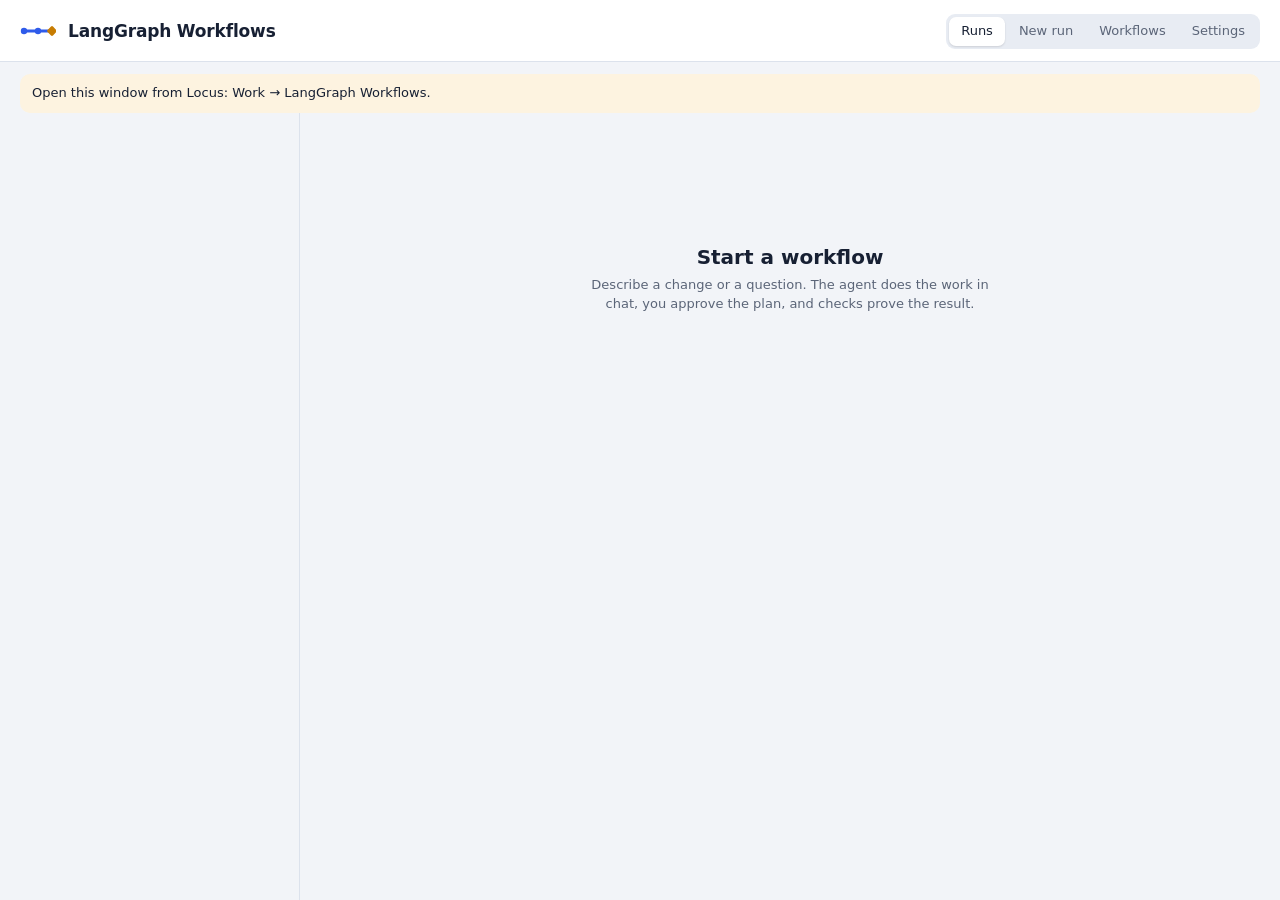
<file: plugin/ui/index.html>
<!doctype html>
<html lang="en">
<head>
<meta charset="utf-8">
<meta name="viewport" content="width=device-width, initial-scale=1">
<title>LangGraph Workflows</title>
<link rel="stylesheet" href="app.css">
</head>
<body>
<header class="bar">
  <div class="brand">
    <svg class="mark" viewBox="0 0 36 20" aria-hidden="true">
      <path d="M3 10h30" class="mark-line"/>
      <circle cx="4" cy="10" r="3.2" class="mark-done"/>
      <circle cx="18" cy="10" r="3.2" class="mark-done"/>
      <rect x="28.2" y="6.2" width="7.6" height="7.6" rx="1.4" transform="rotate(45 32 10)" class="mark-you"/>
    </svg>
    <div>
      <h1>LangGraph Workflows</h1>
      <p id="project" class="subtle"></p>
    </div>
  </div>
  <nav class="tabs" role="tablist" aria-label="Sections">
    <button type="button" role="tab" id="tab-runs" aria-controls="view-runs" aria-selected="true">Runs<span id="needs-count" class="badge" hidden></span></button>
    <button type="button" role="tab" id="tab-new" aria-controls="view-new" aria-selected="false" tabindex="-1">New run</button>
    <button type="button" role="tab" id="tab-workflows" aria-controls="view-workflows" aria-selected="false" tabindex="-1">Workflows</button>
    <button type="button" role="tab" id="tab-settings" aria-controls="view-settings" aria-selected="false" tabindex="-1">Settings</button>
  </nav>
</header>

<div id="offline" class="notice" hidden>Open this window from Locus: Work → LangGraph Workflows.</div>

<main>
  <section id="view-runs" class="view runs" role="tabpanel" aria-labelledby="tab-runs">
    <aside class="list" aria-label="Workflow runs">
      <div id="run-list"></div>
    </aside>
    <article id="run-detail" class="detail" tabindex="-1"></article>
  </section>

  <section id="view-new" class="view compose" role="tabpanel" aria-labelledby="tab-new" hidden>
    <form id="compose" class="compose-form" novalidate>
      <fieldset class="lines">
        <legend class="section-title">What should happen?</legend>
        <label class="line-card change">
          <input type="radio" name="workflow" value="verified_change" checked>
          <span class="line-glyph" aria-hidden="true"><i></i><i></i><b></b><i></i><i></i></span>
          <span class="line-name">Make a verified change</span>
          <span class="line-text">The agent plans, you approve, it edits files, and checks prove the result.</span>
        </label>
        <label class="line-card research">
          <input type="radio" name="workflow" value="research">
          <span class="line-glyph" aria-hidden="true"><i></i><i></i><i></i><b></b><i></i></span>
          <span class="line-name">Research a question</span>
          <span class="line-text">Read-only investigations, compared side by side, then one answer with sources.</span>
        </label>
        <label class="line-card custom" id="custom-card">
          <input type="radio" name="workflow" value="custom">
          <span class="line-glyph" aria-hidden="true"><i></i><b></b><i></i><b></b><i></i></span>
          <span class="line-name">A workflow you drew</span>
          <span class="line-text">Your own steps and agents, from the Workflows tab.</span>
        </label>
      </fieldset>

      <div class="field only-custom">
        <label for="definition" class="section-title">Which workflow?</label>
        <select id="definition"></select>
        <p class="hint" id="definition-agents"></p>
      </div>

      <div class="field">
        <label for="goal" class="section-title">Describe the goal</label>
        <textarea id="goal" rows="3" maxlength="4000" required></textarea>
        <p class="error" id="goal-error" hidden>Describe what you want done.</p>
      </div>

      <div class="field only-change only-custom">
        <p class="section-title" id="checks-title">Done when…</p>
        <p class="hint">Each check is verified on your files. The agent saying it's done never counts.</p>
        <div id="checks" aria-labelledby="checks-title"></div>
        <button type="button" class="quiet" id="add-check">Add a check</button>
      </div>

      <div class="field only-research">
        <p class="section-title" id="questions-title">Questions to investigate</p>
        <p class="hint">Independent questions run as separate read-only investigations. Leave empty to investigate the goal as one question.</p>
        <div id="questions" aria-labelledby="questions-title"></div>
        <button type="button" class="quiet" id="add-question">Add a question</button>
        <label class="inline-field" for="deliverable">Save the answer to a file (optional)
          <input id="deliverable" type="text" placeholder="notes/answer.md" autocomplete="off" spellcheck="false">
        </label>
      </div>

      <div class="field only-change">
        <details id="plan-box">
          <summary>I already have a plan</summary>
          <label for="plan" class="hint">One step per line. You'll still approve it before anything changes.</label>
          <textarea id="plan" rows="4" maxlength="4000"></textarea>
        </details>
        <label class="switch-row">
          <input type="checkbox" id="reviewer" role="switch">
          <span><strong>Add a review step</strong><span class="hint">After checks pass, the agent reviews the change against the plan.</span></span>
        </label>
      </div>

      <div class="field">
        <p class="section-title">What the agent will receive</p>
        <pre id="preview" class="preview" aria-live="polite"></pre>
      </div>

      <div class="actions">
        <button type="button" class="primary only-custom" id="start-here">Start run</button>
        <button type="submit" class="primary" id="draft">Draft in chat</button>
        <p class="hint" id="actions-hint">Opens a new Locus chat with this request drafted. Review it, then press Send.</p>
      </div>
    </form>
  </section>

  <section id="view-workflows" class="view workflows" role="tabpanel" aria-labelledby="tab-workflows" hidden>
    <div id="wf-toolbar" class="wf-toolbar"></div>
    <div id="wf-problems" class="wf-problems" role="alert" hidden></div>
    <div class="wf-body">
      <nav id="wf-palette" class="wf-palette" aria-label="Add a step"></nav>
      <div class="wf-stage">
        <div id="wf-canvas" class="wf-canvas"><div id="wf-board" class="wf-board"></div></div>
        <div id="wf-legend" class="wf-legend" aria-label="Agents in this workflow"></div>
      </div>
      <aside id="wf-inspector" class="wf-inspector" aria-label="Selected step"></aside>
    </div>
  </section>

  <section id="view-settings" class="view settings" role="tabpanel" aria-labelledby="tab-settings" hidden>
    <form id="settings" class="settings-form" novalidate>
      <div id="settings-fields"><p class="subtle">Loading settings…</p></div>
      <div class="actions sticky">
        <button type="submit" class="primary" id="save-settings" disabled>Save settings</button>
        <button type="button" class="quiet" id="reset-settings">Reset to defaults</button>
        <p class="hint">Changes apply to workflows you start after saving.</p>
      </div>
    </form>
  </section>
</main>

<div id="toast" class="toast" role="status" aria-live="polite"></div>
<script src="app.js"></script>
<script src="editor.js"></script>
</body>
</html>
</file>
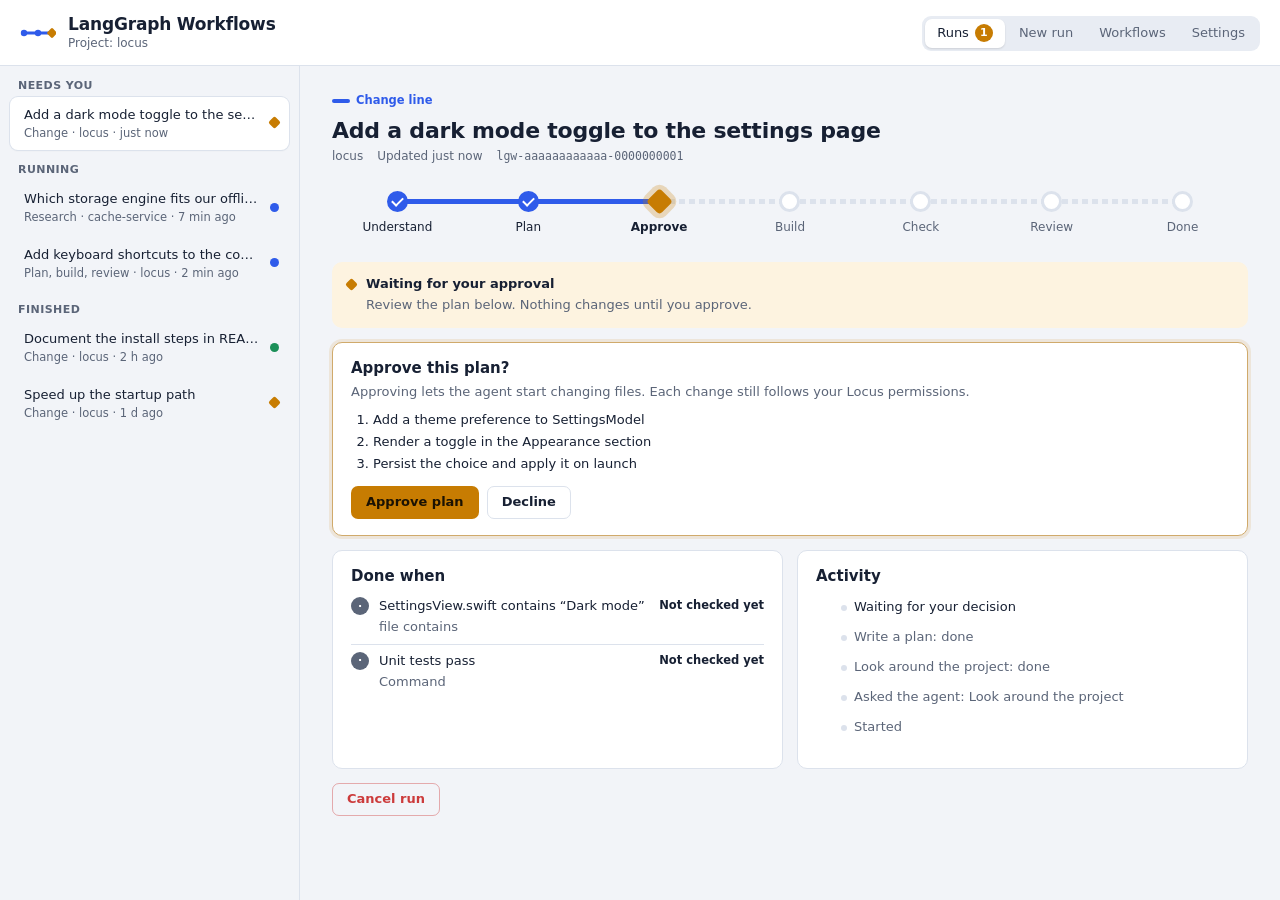
<file: tools/panel-preview/index.html>
<!doctype html>
<html lang="en">
<head>
<meta charset="utf-8">
<meta name="viewport" content="width=device-width, initial-scale=1">
<title>LangGraph Workflows — preview</title>
<link rel="stylesheet" href="../../plugin/ui/app.css">
</head>
<body>
<!-- Dev-only preview of plugin/ui with a fake Locus bridge and sample runs.
     The real page is plugin/ui/index.html; keep the markup below in sync by
     loading it: this file fetches nothing, it mirrors the body via fake-bridge.js. -->
<script src="fake-bridge.js"></script>
</body>
</html>
</file>
<file: plugin/ui/app.css>
/* LangGraph Workflows — Locus plugin window.
   Local only: system faces (no network), strict CSP (no inline scripts). */

:root {
  --paper: #f2f4f8;
  --surface: #ffffff;
  --sunken: #e8ecf3;
  --ink: #172033;
  --muted: #5b6578;
  --hair: #dce2ec;
  --change: #2f5bea;
  --research: #0f8b8d;
  --custom: #7a4fd6;
  --line-0: #2f5bea; --line-1: #0f8b8d; --line-2: #b0418a; --line-3: #d2691e; --line-4: #4f8a1f; --line-5: #7a4fd6;
  --you: #c77c02;
  --you-wash: #fdf3e0;
  --ok: #1b8f58;
  --stop: #cc3b3b;
  --stop-wash: #fbeaea;
  --radius: 10px;
  --display: ui-rounded, "SF Pro Rounded", -apple-system, BlinkMacSystemFont, system-ui, sans-serif;
  --text: -apple-system, BlinkMacSystemFont, "SF Pro Text", system-ui, sans-serif;
  --mono: ui-monospace, "SF Mono", SFMono-Regular, Menlo, monospace;
  color-scheme: light dark;
}

@media (prefers-color-scheme: dark) {
  :root {
    --paper: #0f131a;
    --surface: #171c25;
    --sunken: #11151d;
    --ink: #e7ecf5;
    --muted: #98a2b5;
    --hair: #283042;
    --change: #7090ff;
    --research: #35b7b9;
    --custom: #a88bff;
    --line-0: #7090ff; --line-1: #35b7b9; --line-2: #e070b5; --line-3: #f09a4a; --line-4: #86c24f; --line-5: #a88bff;
    --you: #f2b33d;
    --you-wash: #2d2412;
    --ok: #46c98b;
    --stop: #f07171;
    --stop-wash: #2c1718;
  }
}

* { box-sizing: border-box; }
html, body { height: 100%; }
body {
  margin: 0;
  background: var(--paper);
  color: var(--ink);
  font: 13px/1.45 var(--text);
  -webkit-font-smoothing: antialiased;
  display: flex;
  flex-direction: column;
}
button, input, textarea, select { font: inherit; color: inherit; }
:focus-visible { outline: 2px solid var(--change); outline-offset: 2px; border-radius: 6px; }
[hidden] { display: none !important; }

/* ---- top bar ------------------------------------------------------------ */
.bar {
  display: flex;
  align-items: center;
  justify-content: space-between;
  gap: 16px;
  padding: 14px 20px 12px;
  border-bottom: 1px solid var(--hair);
  background: var(--surface);
}
.brand { display: flex; align-items: center; gap: 12px; min-width: 0; }
.brand h1 { margin: 0; font: 600 17px/1.2 var(--display); letter-spacing: -0.01em; }
.brand p { margin: 1px 0 0; }
.mark { width: 36px; height: 20px; flex: none; }
.mark-line { stroke: var(--change); stroke-width: 3; stroke-linecap: round; }
.mark-done { fill: var(--change); }
.mark-you { fill: var(--you); }
.subtle { color: var(--muted); font-size: 12px; }

.tabs { display: flex; gap: 2px; padding: 3px; background: var(--sunken); border-radius: 9px; }
.tabs button {
  border: 0;
  background: transparent;
  padding: 5px 12px;
  border-radius: 7px;
  font-weight: 500;
  color: var(--muted);
  cursor: pointer;
  display: inline-flex;
  align-items: center;
  gap: 6px;
}
.tabs button[aria-selected="true"] { background: var(--surface); color: var(--ink); box-shadow: 0 1px 2px rgb(0 0 0 / 0.12); }
.badge {
  min-width: 18px;
  padding: 0 5px;
  border-radius: 9px;
  background: var(--you);
  color: #fff;
  font: 600 11px/18px var(--text);
  text-align: center;
}

.notice { margin: 12px 20px 0; padding: 10px 12px; border-radius: var(--radius); background: var(--you-wash); color: var(--ink); }

main { flex: 1; min-height: 0; display: flex; }
.view { flex: 1; min-height: 0; }

/* ---- runs --------------------------------------------------------------- */
.runs { display: grid; grid-template-columns: clamp(210px, 28vw, 300px) 1fr; }
.list { border-right: 1px solid var(--hair); overflow-y: auto; padding: 12px 10px 20px; }
.group-title {
  margin: 14px 8px 6px;
  font: 600 11px/1 var(--text);
  letter-spacing: 0.04em;
  text-transform: uppercase;
  color: var(--muted);
}
.group-title:first-child { margin-top: 2px; }
.run-item {
  display: grid;
  grid-template-columns: 4px 1fr auto;
  gap: 0 10px;
  width: 100%;
  padding: 9px 10px 9px 0;
  margin-bottom: 2px;
  border: 0;
  border-radius: 8px;
  background: transparent;
  text-align: left;
  cursor: pointer;
}
.run-item:hover { background: var(--sunken); }
.run-item[aria-current="true"] { background: var(--surface); box-shadow: 0 0 0 1px var(--hair), 0 1px 2px rgb(0 0 0 / 0.06); }
.run-item .rail { grid-row: span 2; border-radius: 0 3px 3px 0; background: var(--change); }
.run-item.research .rail { background: var(--research); }
.run-item.custom .rail { background: var(--custom); }
.run-item .goal { font-weight: 500; overflow: hidden; text-overflow: ellipsis; white-space: nowrap; }
.run-item .meta { grid-column: 2; color: var(--muted); font-size: 11.5px; }
.run-item .state { grid-row: span 2; align-self: center; }

.dot-state { width: 9px; height: 9px; border-radius: 50%; background: var(--muted); display: inline-block; }
.dot-state.you { background: var(--you); transform: rotate(45deg); border-radius: 2px; }
.dot-state.ok { background: var(--ok); }
.dot-state.stop { background: var(--stop); }
.dot-state.work { background: var(--change); }

.empty-list { padding: 18px 10px; color: var(--muted); }

.detail { overflow-y: auto; padding: 24px 32px 40px; outline: none; }
.detail-empty { max-width: 420px; margin: 12vh auto 0; text-align: center; }
.detail-empty h2 { font: 600 20px/1.25 var(--display); margin: 0 0 6px; }
.detail-empty p { color: var(--muted); margin: 0 0 16px; }

.line-tag { display: inline-flex; align-items: center; gap: 6px; font: 600 11.5px/1 var(--text); color: var(--change); }
.line-tag::before { content: ""; width: 18px; height: 4px; border-radius: 2px; background: currentColor; }
.research .line-tag, .line-tag.research { color: var(--research); }
.line-tag.custom { color: var(--custom); }
.detail h2.goal { margin: 8px 0 4px; font: 600 22px/1.25 var(--display); letter-spacing: -0.01em; overflow-wrap: anywhere; }
.detail .meta-line { color: var(--muted); font-size: 12px; display: flex; flex-wrap: wrap; gap: 4px 14px; }
.mono { font-family: var(--mono); font-size: 11.5px; }

.status {
  margin: 18px 0 8px;
  padding: 12px 14px;
  border-radius: var(--radius);
  background: var(--surface);
  border: 1px solid var(--hair);
  display: flex;
  gap: 10px;
  align-items: flex-start;
}
.status strong { display: block; }
.status p { margin: 2px 0 0; color: var(--muted); }
.status.you { background: var(--you-wash); border-color: transparent; }
.status.stop { background: var(--stop-wash); border-color: transparent; }
.status .dot-state { margin-top: 5px; flex: none; }

/* ---- the route: signature timeline -------------------------------------- */
.route {
  --line: var(--change);
  list-style: none;
  margin: 22px 0 26px;
  padding: 0;
  display: grid;
  grid-auto-flow: column;
  grid-auto-columns: minmax(0, 1fr);
}
.research .route, .route.research { --line: var(--research); }
.route.custom { --line: var(--custom); }
.route li { position: relative; text-align: center; padding-top: 30px; }
.route li::before {
  content: "";
  position: absolute;
  top: 11px;
  right: 50%;
  width: 100%;
  height: 5px;
  background: repeating-linear-gradient(90deg, var(--hair) 0 6px, transparent 6px 10px);
}
.route li:first-child::before { display: none; }
.route li.done::before, .route li.current::before, .route li.stopped::before { background: var(--line); }
.route .stop-mark {
  position: absolute;
  top: 3px;
  left: 50%;
  width: 21px;
  height: 21px;
  margin-left: -10.5px;
  border-radius: 50%;
  background: var(--surface);
  border: 3px solid var(--hair);
  z-index: 1;
}
.route li.done .stop-mark { background: var(--line); border-color: var(--line); }
.route li.done .stop-mark::after {
  content: "";
  position: absolute;
  left: 4.5px;
  top: 1.5px;
  width: 5px;
  height: 9px;
  border: solid var(--surface);
  border-width: 0 2.5px 2.5px 0;
  transform: rotate(45deg);
}
.route li.current .stop-mark { border-color: var(--line); box-shadow: 0 0 0 4px color-mix(in srgb, var(--line) 22%, transparent); }
.route li.you .stop-mark { border-radius: 4px; transform: rotate(45deg); width: 19px; height: 19px; margin-left: -9.5px; top: 4px; }
.route li.you.current .stop-mark { border-color: var(--you); background: var(--you); box-shadow: 0 0 0 5px color-mix(in srgb, var(--you) 25%, transparent); }
.route li.stopped .stop-mark { background: var(--stop); border-color: var(--stop); }
.route li.skipped .stop-mark { width: 11px; height: 11px; margin-left: -5.5px; top: 8px; border-width: 2px; }
.route .stop-name { font-weight: 500; font-size: 12px; }
.route li.upcoming .stop-name, .route li.skipped .stop-name { color: var(--muted); font-weight: 400; }
.route li.skipped .stop-name { text-decoration: line-through; }
.route li.current .stop-name { font-weight: 650; }
@media (prefers-reduced-motion: no-preference) {
  .route li.current .stop-mark { animation: breathe 2.4s ease-in-out infinite; }
}
@keyframes breathe { 50% { box-shadow: 0 0 0 8px color-mix(in srgb, var(--line) 8%, transparent); } }

/* ---- cards --------------------------------------------------------------- */
.card { margin: 14px 0; padding: 16px 18px; background: var(--surface); border: 1px solid var(--hair); border-radius: var(--radius); }
.card.you { border-color: color-mix(in srgb, var(--you) 55%, var(--hair)); box-shadow: 0 0 0 3px color-mix(in srgb, var(--you) 12%, transparent); }
.card h3 { margin: 0 0 4px; font: 600 15px/1.3 var(--display); }
.card > p { margin: 0 0 10px; color: var(--muted); }
.card ol, .card ul { margin: 8px 0 12px; padding-left: 22px; }
.card li { margin: 3px 0; overflow-wrap: anywhere; }
.row { display: flex; flex-wrap: wrap; gap: 8px; align-items: center; }
.split { display: grid; grid-template-columns: 1fr 1fr; gap: 0 14px; }
.split > .card { margin-top: 0; }

.check-row { display: grid; grid-template-columns: 20px 1fr auto; gap: 2px 8px; padding: 7px 0; border-top: 1px solid var(--hair); }
.check-row:first-of-type { border-top: 0; }
.check-row .what { overflow-wrap: anywhere; }
.check-row .how { grid-column: 2; color: var(--muted); }
.check-row .label { font-size: 11.5px; font-weight: 600; }
.glyph { width: 18px; height: 18px; border-radius: 50%; display: inline-grid; place-items: center; font: 700 11px/1 var(--text); color: #fff; background: var(--muted); }
.glyph.ok { background: var(--ok); }
.glyph.stop { background: var(--stop); }
.glyph.you { background: var(--you); border-radius: 4px; }
.label.ok { color: var(--ok); }
.label.stop { color: var(--stop); }
.label.you { color: var(--you); }

.job { padding: 8px 0; border-top: 1px solid var(--hair); }
.job:first-of-type { border-top: 0; }
.job .kind { font-weight: 600; }
.job p { margin: 2px 0 0; color: var(--muted); overflow-wrap: anywhere; }

.activity { list-style: none; padding: 0; margin: 4px 0 0; }
.activity li { position: relative; padding: 4px 0 4px 16px; color: var(--muted); }
.activity li::before { content: ""; position: absolute; left: 3px; top: 11px; width: 6px; height: 6px; border-radius: 50%; background: var(--hair); }
.activity li.strong { color: var(--ink); }

/* ---- buttons ------------------------------------------------------------- */
button.primary, button.secondary, button.quiet, button.danger {
  border-radius: 7px;
  padding: 6px 14px;
  font-weight: 550;
  cursor: pointer;
  border: 1px solid transparent;
}
button.primary { background: var(--change); color: #fff; }
button.primary:hover { filter: brightness(1.07); }
button.secondary { background: var(--surface); border-color: var(--hair); }
button.secondary:hover { background: var(--sunken); }
button.quiet { background: transparent; color: var(--change); padding-left: 2px; padding-right: 2px; }
button.quiet:hover { text-decoration: underline; }
button.danger { background: transparent; color: var(--stop); border-color: color-mix(in srgb, var(--stop) 40%, transparent); }
button.danger:hover { background: var(--stop-wash); }
button:disabled { opacity: 0.45; cursor: default; filter: none; }
.you-btn { background: var(--you) !important; color: #1b1203 !important; }

/* ---- compose -------------------------------------------------------------- */
.compose, .settings { overflow-y: auto; }
.compose-form, .settings-form { max-width: 760px; margin: 0 auto; padding: 26px 32px 0; }
.section-title { display: block; margin: 0 0 6px; font: 600 15px/1.3 var(--display); }
.field { margin: 0 0 24px; }
.hint { margin: 2px 0 8px; color: var(--muted); font-size: 12px; font-weight: 400; display: block; }
.error { color: var(--stop); margin: 4px 0 0; font-size: 12px; }
fieldset { border: 0; margin: 0 0 24px; padding: 0; }
.lines { display: grid; grid-template-columns: repeat(auto-fit, minmax(190px, 1fr)); gap: 12px; }
.lines legend { grid-column: 1 / -1; }
.line-card {
  position: relative;
  display: grid;
  gap: 4px;
  padding: 14px 16px 16px;
  background: var(--surface);
  border: 1px solid var(--hair);
  border-radius: var(--radius);
  cursor: pointer;
  --line: var(--change);
}
.line-card.research { --line: var(--research); }
.line-card.custom { --line: var(--custom); }
.line-card:has(input:checked) { border-color: var(--line); box-shadow: 0 0 0 3px color-mix(in srgb, var(--line) 16%, transparent); }
.line-card:has(input:focus-visible) { outline: 2px solid var(--line); outline-offset: 2px; }
.line-card input { position: absolute; opacity: 0; pointer-events: none; }
.line-name { font: 600 14px/1.3 var(--display); }
.line-text { color: var(--muted); font-size: 12px; }
.line-glyph { display: flex; align-items: center; height: 14px; margin-bottom: 6px; background: linear-gradient(var(--line), var(--line)) center / 100% 3px no-repeat; width: 120px; justify-content: space-between; }
.line-glyph i, .line-glyph b { width: 9px; height: 9px; border-radius: 50%; background: var(--surface); border: 2.5px solid var(--line); box-sizing: content-box; }
.line-glyph b { border-radius: 2px; transform: rotate(45deg); border-color: var(--you); background: var(--you); }

textarea, input[type="text"], input[type="number"], select {
  width: 100%;
  padding: 7px 9px;
  border-radius: 7px;
  border: 1px solid var(--hair);
  background: var(--surface);
  resize: vertical;
}
textarea:focus, input:focus, select:focus { outline: 2px solid var(--change); outline-offset: 0; border-color: transparent; }
.check-builder { display: grid; grid-template-columns: 170px 1fr 1fr 28px; gap: 6px; align-items: start; margin-bottom: 6px; }
.check-builder .remove, .question-row .remove {
  width: 28px; height: 32px; border: 0; background: transparent; color: var(--muted); cursor: pointer; border-radius: 6px; font-size: 16px;
}
.check-builder .remove:hover, .question-row .remove:hover { background: var(--sunken); color: var(--stop); }
.question-row { display: grid; grid-template-columns: 1fr 28px; gap: 6px; margin-bottom: 6px; }
.inline-field { display: block; margin-top: 12px; color: var(--muted); font-size: 12px; }
.inline-field input { margin-top: 4px; font-family: var(--mono); font-size: 12px; }
details summary { cursor: pointer; font-weight: 500; margin-bottom: 8px; }
.switch-row { display: flex; gap: 10px; align-items: flex-start; margin-top: 14px; cursor: pointer; }
.switch-row input, .setting input[type="checkbox"] {
  appearance: none;
  flex: none;
  width: 34px; height: 20px;
  border-radius: 10px;
  background: var(--hair);
  position: relative;
  margin: 1px 0 0;
  cursor: pointer;
  transition: background 0.15s;
}
.switch-row input::after, .setting input[type="checkbox"]::after {
  content: ""; position: absolute; top: 2px; left: 2px; width: 16px; height: 16px; border-radius: 50%; background: #fff; box-shadow: 0 1px 2px rgb(0 0 0 / 0.25); transition: transform 0.15s;
}
.switch-row input:checked, .setting input[type="checkbox"]:checked { background: var(--ok); }
.switch-row input:checked::after, .setting input[type="checkbox"]:checked::after { transform: translateX(14px); }
@media (prefers-reduced-motion: reduce) { * { transition: none !important; animation: none !important; } }
.preview {
  margin: 0;
  padding: 12px 14px;
  border-radius: var(--radius);
  background: var(--sunken);
  font: 11.5px/1.5 var(--mono);
  white-space: pre-wrap;
  overflow-wrap: anywhere;
  max-height: 220px;
  overflow: auto;
}
.actions { display: flex; flex-wrap: wrap; align-items: center; gap: 10px 14px; padding: 4px 0 28px; }
.actions .hint { margin: 0; }
.actions.sticky { position: sticky; bottom: 0; background: linear-gradient(transparent, var(--paper) 30%); padding-top: 18px; }

/* ---- settings ------------------------------------------------------------- */
.settings-group { margin: 0 0 22px; }
.setting { display: grid; grid-template-columns: 1fr auto; gap: 2px 18px; align-items: center; padding: 12px 16px; background: var(--surface); border: 1px solid var(--hair); border-top-width: 0; }
.setting:first-of-type { border-top-width: 1px; border-radius: var(--radius) var(--radius) 0 0; }
.setting:last-of-type { border-radius: 0 0 var(--radius) var(--radius); }
.setting:only-of-type { border-radius: var(--radius); }
.setting .name { font-weight: 550; }
.setting .desc { grid-column: 1; color: var(--muted); font-size: 12px; }
.setting .control { grid-row: 1 / span 2; grid-column: 2; }
.stepper { display: inline-flex; align-items: center; border: 1px solid var(--hair); border-radius: 7px; overflow: hidden; }
.stepper button { width: 28px; height: 26px; border: 0; background: var(--sunken); cursor: pointer; font-size: 15px; }
.stepper button:disabled { opacity: 0.35; cursor: default; }
.stepper output { min-width: 38px; text-align: center; font-variant-numeric: tabular-nums; font-weight: 600; }

.toast {
  position: fixed; left: 50%; bottom: 18px; transform: translate(-50%, 20px);
  padding: 8px 14px; border-radius: 8px; background: var(--ink); color: var(--paper);
  font-weight: 500; opacity: 0; pointer-events: none; transition: opacity 0.2s, transform 0.2s; max-width: 80vw;
}
.toast.show { opacity: 1; transform: translate(-50%, 0); }
.toast.bad { background: var(--stop); color: #fff; }

/* Locus panel windows are at least 760px wide; stacking is for smaller hosts. */
@media (max-width: 700px) {
  .runs { grid-template-columns: 1fr; grid-template-rows: auto 1fr; }
  .list { border-right: 0; border-bottom: 1px solid var(--hair); max-height: 34vh; }
}
@media (max-width: 820px) {
  .split, .lines { grid-template-columns: 1fr; }
  .check-builder { grid-template-columns: 1fr 28px; }
  .check-builder > :not(.remove):not(select) { grid-column: 1; }
  .detail, .compose-form, .settings-form { padding-left: 18px; padding-right: 18px; }
  .route .stop-name { font-size: 10.5px; }
}

/* ---- runs: hand-offs and results ----------------------------------------- */
.pre { white-space: pre-wrap; overflow-wrap: anywhere; }
.results { padding-left: 20px; }
.results p { margin: 2px 0 8px; color: var(--muted); white-space: pre-wrap; overflow-wrap: anywhere; }
.agent-tag {
  display: inline-flex; align-items: center; gap: 5px; padding: 1px 8px 1px 6px; border-radius: 999px;
  font-size: 11.5px; font-weight: 600; color: var(--agent, var(--muted));
  background: color-mix(in srgb, var(--agent, var(--muted)) 14%, transparent);
}
.agent-tag::before { content: ""; width: 7px; height: 7px; border-radius: 50%; background: currentColor; }
.line-0 { --agent: var(--line-0); } .line-1 { --agent: var(--line-1); } .line-2 { --agent: var(--line-2); }
.line-3 { --agent: var(--line-3); } .line-4 { --agent: var(--line-4); } .line-5 { --agent: var(--line-5); }
#definition { max-width: 420px; }

/* ---- workflow editor: a transit map you draw ------------------------------- */
.workflows { display: flex; flex-direction: column; min-height: 0; }
.wf-toolbar {
  display: flex; flex-wrap: wrap; align-items: center; gap: 8px; padding: 10px 16px;
  background: var(--surface); border-bottom: 1px solid var(--hair);
}
.wf-toolbar select { width: auto; max-width: 220px; }
.wf-toolbar .wf-title { width: 230px; font-weight: 600; }
.wf-toolbar .agent-select { max-width: 250px; }
.wf-spacer { flex: 1; }
.unsaved { font-size: 11.5px; font-weight: 600; color: var(--you); }
.confirm { display: inline-flex; gap: 6px; align-items: center; }
.wf-problems { padding: 8px 16px; background: var(--stop-wash); color: var(--stop); }
.wf-problems p { margin: 2px 0; }
.wf-body { flex: 1; min-height: 0; display: grid; grid-template-columns: 112px minmax(0, 1fr) 272px; }
.wf-body.picking { grid-template-columns: minmax(0, 1fr); }
.wf-palette { display: flex; flex-direction: column; gap: 4px; padding: 12px 8px; border-right: 1px solid var(--hair); background: var(--surface); overflow-y: auto; }
.wf-add {
  display: flex; align-items: center; gap: 8px; padding: 7px 8px; border: 1px solid transparent; border-radius: 8px;
  background: transparent; cursor: pointer; text-align: left; font-size: 12px; line-height: 1.2;
}
.wf-add:hover { background: var(--sunken); border-color: var(--hair); }
.wf-stage { position: relative; min-width: 0; min-height: 0; }
.wf-canvas { position: absolute; inset: 0; overflow: auto; }
.wf-board {
  position: relative; min-width: 100%; min-height: 100%;
  background-image: radial-gradient(color-mix(in srgb, var(--muted) 38%, transparent) 1px, transparent 1.2px);
  background-size: 20px 20px;
}
.wf-edges { position: absolute; left: 0; top: 0; pointer-events: none; overflow: visible; }
.wf-edge { fill: none; stroke: color-mix(in srgb, var(--ink) 55%, transparent); stroke-width: 2.5; stroke-linecap: round; }
.wf-edge.on-failed, .wf-edge.on-declined { stroke: var(--stop); stroke-dasharray: 6 5; }
.wf-edge.on-needs_review { stroke: var(--you); stroke-dasharray: 6 5; }
.wf-edge.selected { stroke: var(--custom); stroke-width: 4; }
.wf-edge.pending { stroke: var(--custom); stroke-dasharray: 4 4; }
.wf-hit { fill: none; stroke: transparent; stroke-width: 14; pointer-events: stroke; cursor: pointer; }
.wf-node {
  position: absolute; width: 186px; padding: 8px 10px 8px 12px; border-radius: 12px;
  background: var(--surface); border: 1px solid var(--hair); border-left: 5px solid var(--hair);
  box-shadow: 0 1px 2px rgb(0 0 0 / 0.08), 0 4px 14px rgb(0 0 0 / 0.05);
  cursor: grab; user-select: none; touch-action: none;
}
.wf-node.t-task { border-left-color: var(--agent, var(--muted)); }
.wf-node.t-start, .wf-node.t-end, .wf-node.t-split, .wf-node.t-join { width: 112px; border-left-color: var(--ink); }
.wf-node.t-split, .wf-node.t-join { border-left-color: var(--custom); }
.wf-node.t-approval { border-left-color: var(--you); }
.wf-node.t-check { border-left-color: var(--ok); }
.wf-node.selected { box-shadow: 0 0 0 2px var(--custom), 0 6px 18px rgb(0 0 0 / 0.12); }
.wf-node:focus-visible { outline: 2px solid var(--custom); outline-offset: 2px; }
.wf-head { display: flex; align-items: center; gap: 7px; }
.wf-name { font: 600 12.5px/1.25 var(--display); overflow-wrap: anywhere; }
.wf-sub { display: flex; flex-wrap: wrap; gap: 4px; margin-top: 6px; }
.chip { font-size: 10.5px; font-weight: 600; padding: 1px 7px; border-radius: 999px; background: var(--sunken); color: var(--muted); }
.chip.agent { color: var(--agent, var(--muted)); background: color-mix(in srgb, var(--agent, var(--muted)) 14%, transparent); }
.chip.edits { color: var(--you); background: var(--you-wash); }
.wf-loops { position: absolute; top: -9px; right: 8px; font: 700 10.5px/1 var(--mono); padding: 3px 5px; border-radius: 6px; background: var(--ink); color: var(--surface); }
.wf-ports { display: flex; flex-direction: column; align-items: flex-end; gap: 1px; margin-top: 6px; margin-right: -16px; }
.wf-port { display: inline-flex; align-items: center; gap: 6px; font-size: 10.5px; color: var(--muted); cursor: crosshair; padding: 1px 0; }
.wf-port i { width: 11px; height: 11px; border-radius: 50%; border: 2.5px solid color-mix(in srgb, var(--ink) 55%, transparent); background: var(--surface); }
.wf-port.failed i, .wf-port.declined i { border-color: var(--stop); }
.wf-port.needs_review i { border-color: var(--you); }
.wf-port:hover i { background: var(--custom); border-color: var(--custom); }
.wf-glyph { flex: none; width: 13px; height: 13px; border-radius: 50%; border: 3px solid var(--agent, var(--muted)); background: var(--surface); }
.t-start .wf-glyph { border-color: var(--ink); background: var(--ink); }
.t-end .wf-glyph { border: 4px double var(--ink); width: 15px; height: 15px; }
.t-approval .wf-glyph { border-radius: 2px; transform: rotate(45deg) scale(0.85); border-color: var(--you); background: var(--you); }
.t-check .wf-glyph { border-color: var(--ok); background: var(--ok); }
.t-split .wf-glyph, .t-join .wf-glyph { border-radius: 3px; border-color: var(--custom); background: linear-gradient(90deg, var(--custom) 0 35%, transparent 35% 65%, var(--custom) 65%); }
.wf-add.t-task .wf-glyph { border-color: var(--change); }
.wf-legend { position: absolute; left: 12px; bottom: 12px; display: flex; flex-wrap: wrap; gap: 6px; max-width: calc(100% - 24px); pointer-events: none; }
.legend-item {
  display: inline-flex; align-items: center; gap: 6px; padding: 4px 10px 4px 8px; border-radius: 999px;
  background: var(--surface); border: 1px solid var(--hair); font-size: 11.5px; font-weight: 600; box-shadow: 0 1px 2px rgb(0 0 0 / 0.08);
}
.legend-item i { width: 18px; height: 4px; border-radius: 2px; background: var(--agent, var(--muted)); }
.legend-item small { font-weight: 400; color: var(--muted); }
.wf-inspector { overflow-y: auto; padding: 16px; border-left: 1px solid var(--hair); background: var(--surface); }
.wf-inspector h3 { margin: 0 0 10px; font: 600 15px/1.3 var(--display); }
.wf-inspector h4 { margin: 18px 0 6px; font: 600 12.5px/1.3 var(--display); }
.wf-kind { margin: 0; font: 700 10.5px/1 var(--text); letter-spacing: 0.06em; text-transform: uppercase; color: var(--custom); }
.wf-inspector > .hint { margin-bottom: 12px; }
.wf-field { display: grid; gap: 4px; margin: 0 0 12px; }
.wf-label { font-weight: 600; font-size: 12px; }
.warn { margin: -4px 0 12px; padding: 6px 8px; border-radius: 7px; background: var(--you-wash); font-size: 12px; }
.seg { display: inline-flex; padding: 2px; border-radius: 8px; background: var(--sunken); width: max-content; }
.seg button { border: 0; background: transparent; padding: 4px 10px; border-radius: 6px; cursor: pointer; font-size: 12px; color: var(--muted); }
.seg button[aria-checked="true"] { background: var(--surface); color: var(--ink); box-shadow: 0 1px 2px rgb(0 0 0 / 0.12); }
.check-line { display: flex; gap: 8px; align-items: center; margin: 4px 0; font-size: 12.5px; }
.wf-templates { max-width: 680px; margin: 48px auto; padding: 0 20px; }
.wf-templates h2 { margin: 0 0 4px; font: 600 20px/1.25 var(--display); }
.wf-template-grid { display: grid; grid-template-columns: repeat(auto-fit, minmax(200px, 1fr)); gap: 10px; margin: 14px 0; }
.wf-template {
  display: grid; gap: 4px; text-align: left; padding: 14px; border-radius: var(--radius); cursor: pointer;
  background: var(--surface); border: 1px solid var(--hair);
}
.wf-template:hover { border-color: var(--custom); box-shadow: 0 0 0 3px color-mix(in srgb, var(--custom) 14%, transparent); }
.wf-template span { color: var(--muted); font-size: 12px; }
@media (max-width: 900px) {
  .wf-body { grid-template-columns: 96px minmax(0, 1fr) 240px; }
}
</file>
